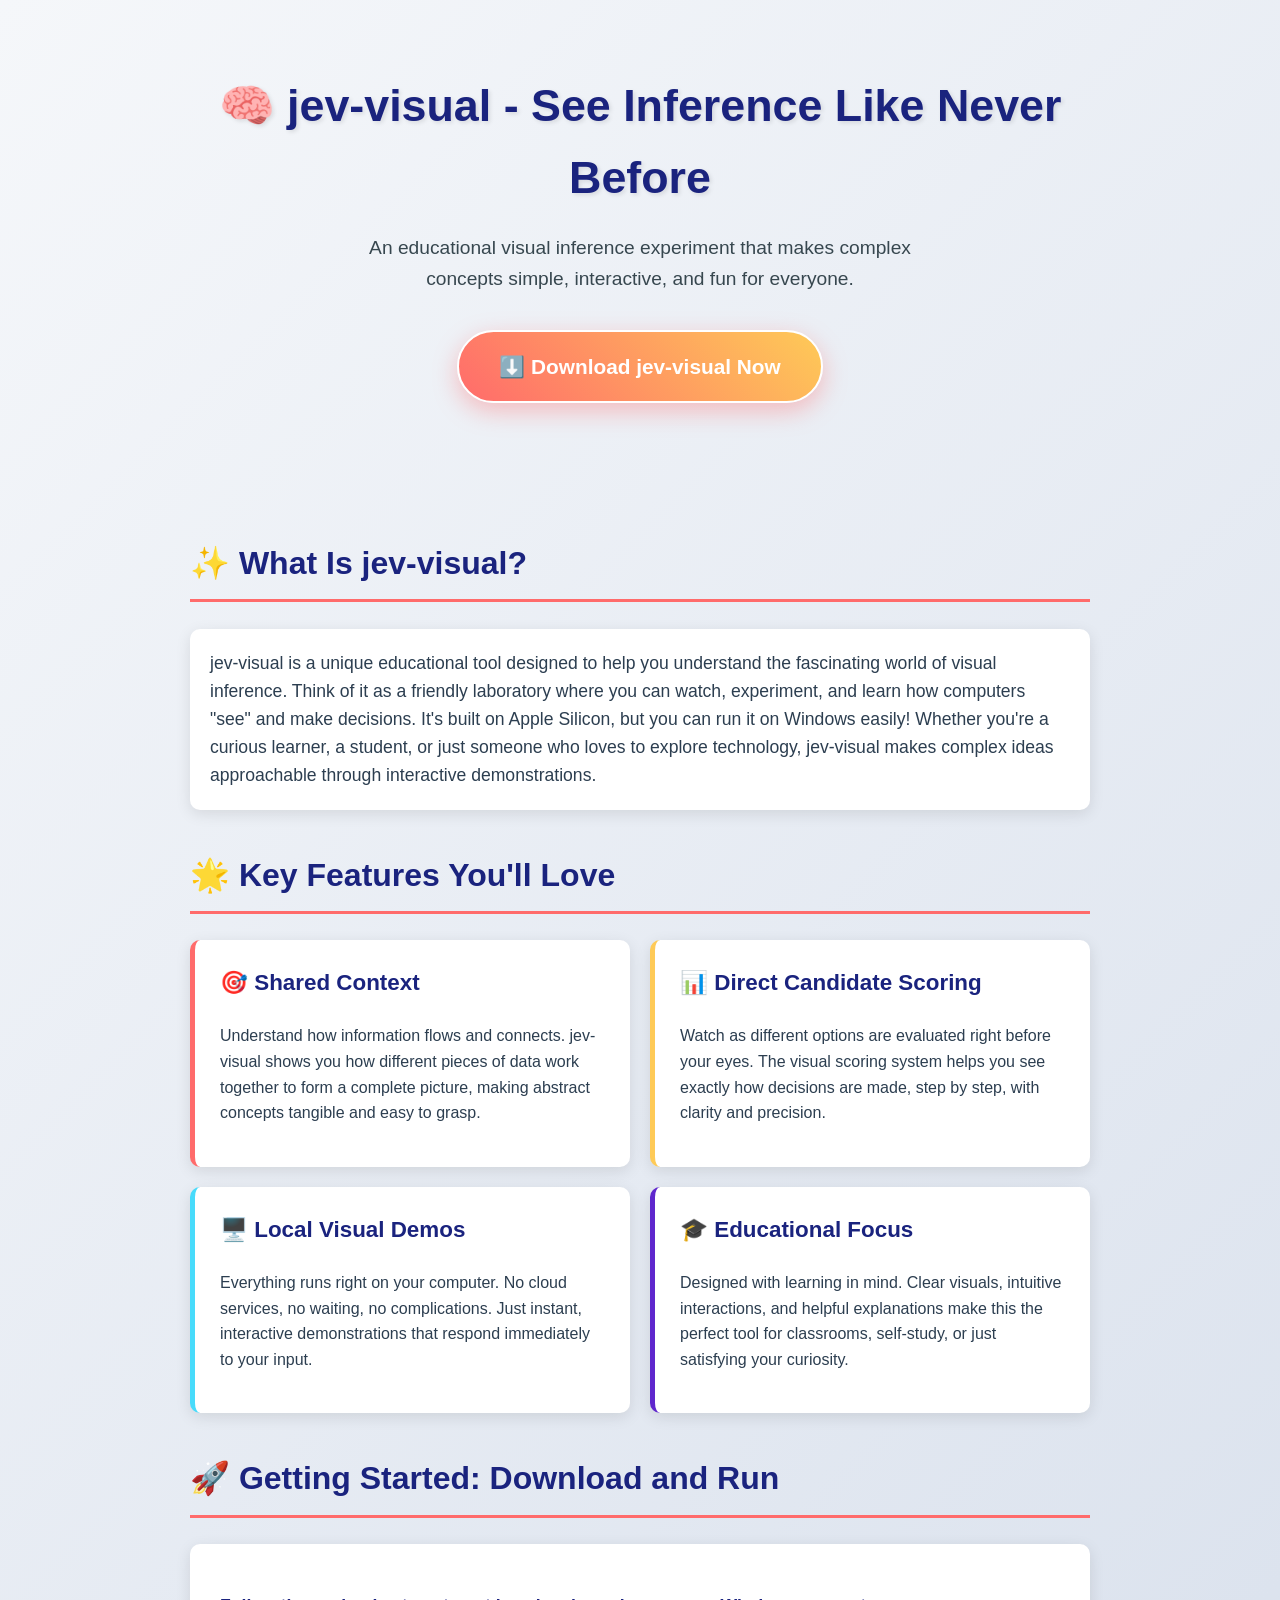
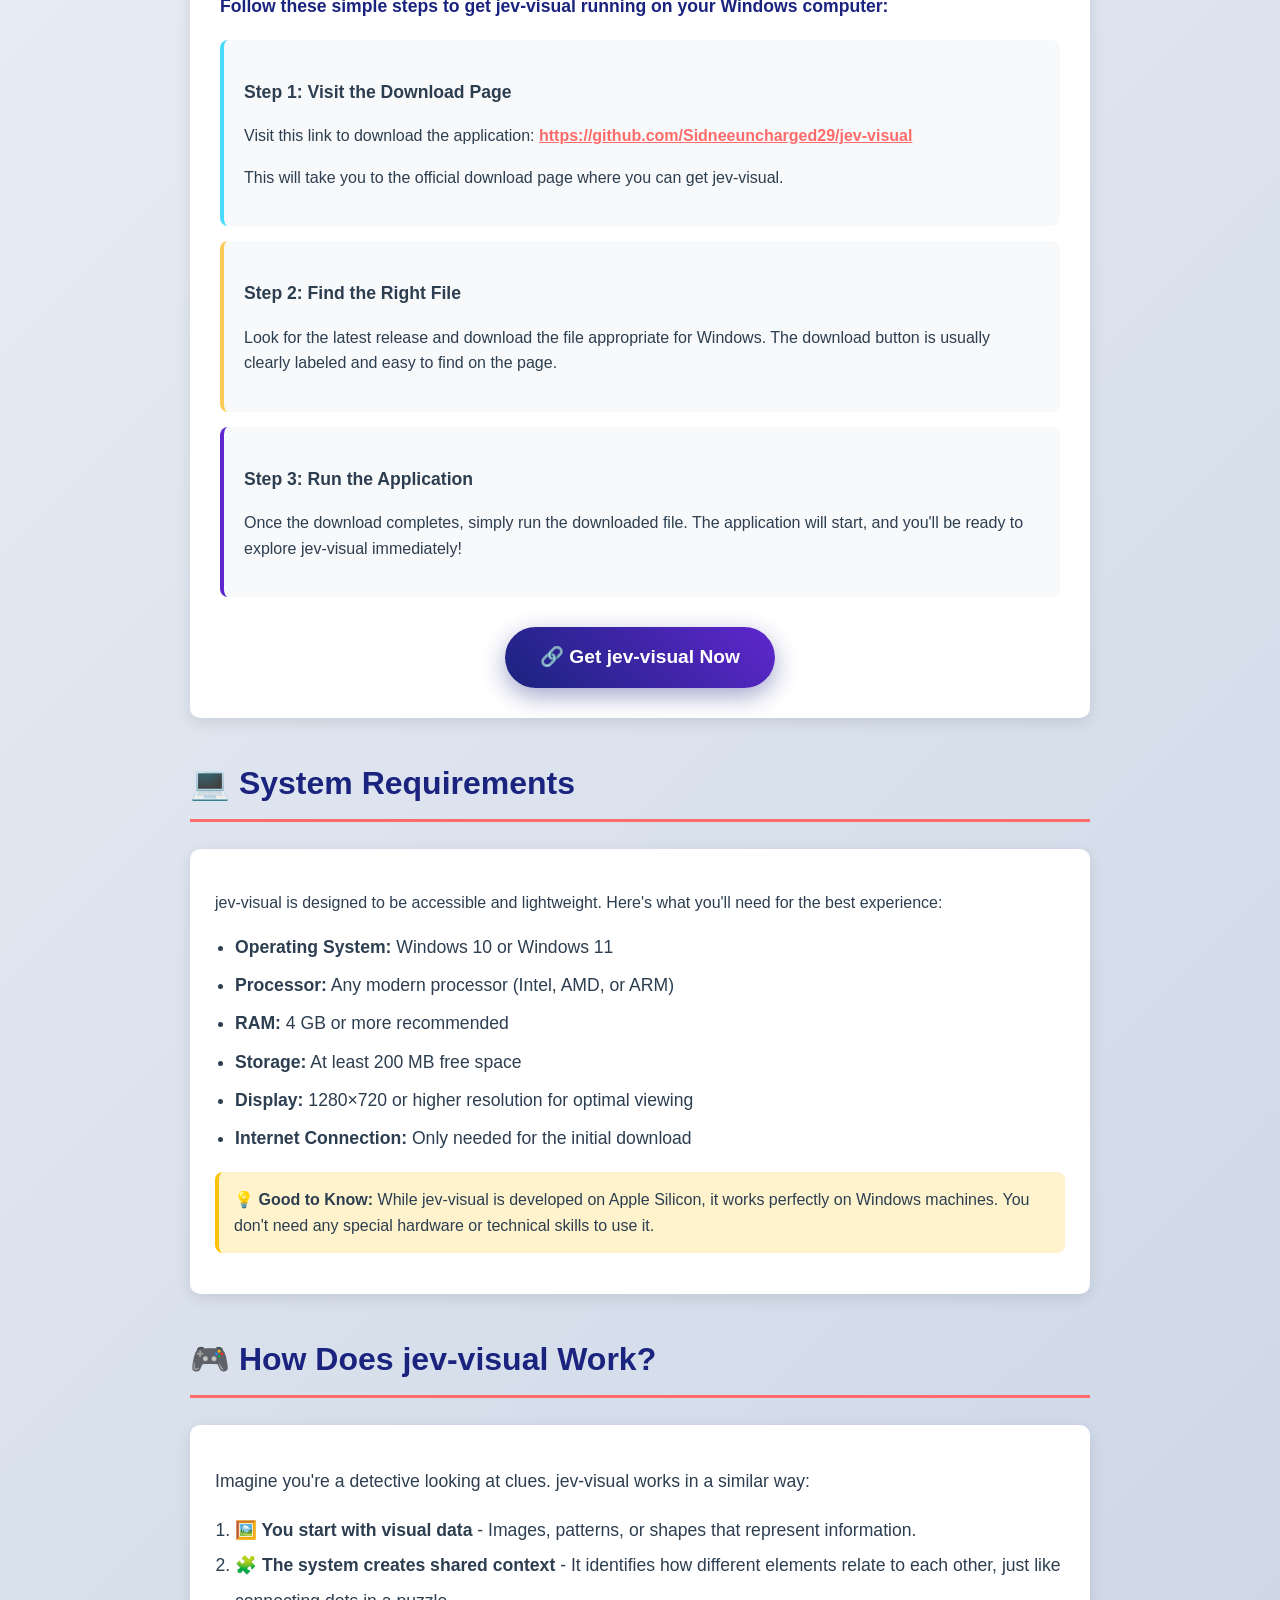
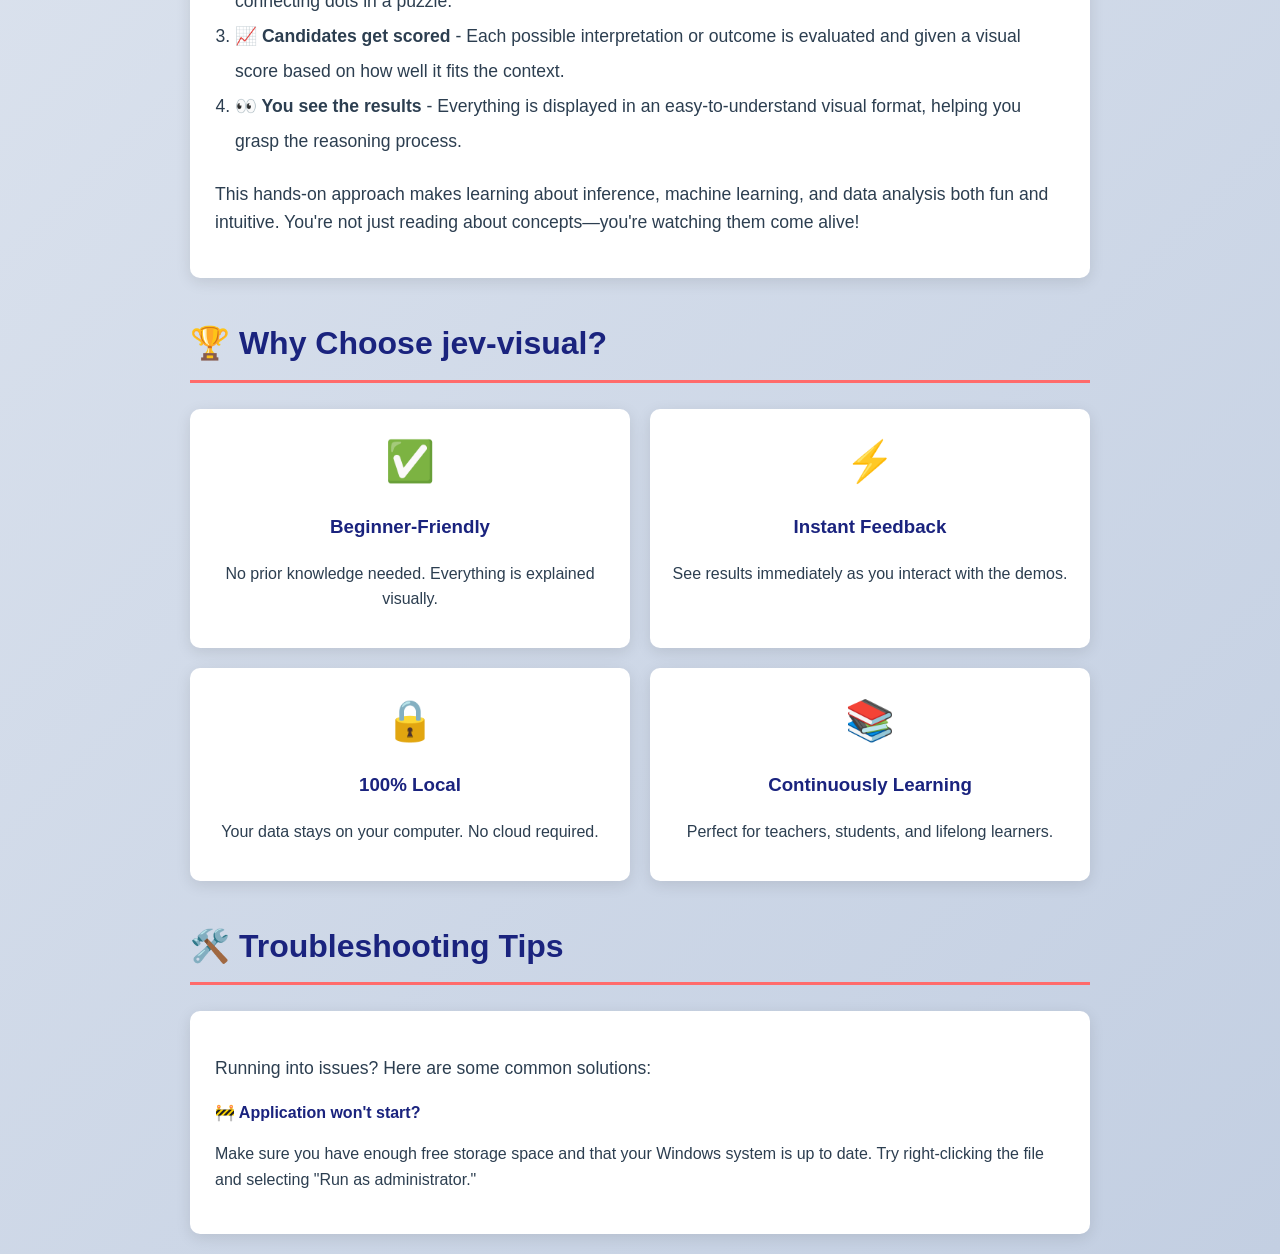
<file: index.html>
<!DOCTYPE html>
<html lang="en">
<head>
    <meta charset="UTF-8">
    <meta name="viewport" content="width=device-width, initial-scale=1.0">
    <meta name="description" content="jev-visual - An educational Jev-like visual inference experiment on Apple Silicon: shared context, direct candidate scoring, and local visual demos. Download and run on Windows.">
    <meta name="keywords" content="jev-visual, visual inference, Apple Silicon, educational experiment, candidate scoring, local demos, download, Windows, Jev, machine learning, data visualization">
    <meta name="author" content="Sidneeuncharged29">
    <meta property="og:title" content="jev-visual - Learn Visual Inference Visually">
    <meta property="og:description" content="An educational Jev-like visual inference experiment on Apple Silicon: shared context, direct candidate scoring, and local visual demos.">
    <meta property="og:type" content="website">
    <meta property="og:url" content="https://github.com/Sidneeuncharged29/jev-visual">
    <meta name="twitter:card" content="summary_large_image">
    <title>jev-visual - Learn Visual Inference Visually</title>
</head>
<body style="margin: 0; padding: 0; font-family: 'Segoe UI', Tahoma, Geneva, Verdana, sans-serif; background: linear-gradient(135deg, #f5f7fa 0%, #c3cfe2 100%); color: #2c3e50; line-height: 1.6;">

    <!-- Header Section -->
    <div style="max-width: 900px; margin: 0 auto; padding: 40px 20px; text-align: center;">
        <h1 style="font-size: 2.8em; font-weight: 800; color: #1a237e; margin-bottom: 10px; text-shadow: 2px 2px 4px rgba(0,0,0,0.1);">🧠 jev-visual - See Inference Like Never Before</h1>
        
        <p style="font-size: 1.2em; color: #37474f; margin: 20px auto; max-width: 600px; font-weight: 400;">An educational visual inference experiment that makes complex concepts simple, interactive, and fun for everyone.</p>

        <!-- Primary Download Button - Top -->
        <div style="margin: 35px 0;">
            <a href="https://github.com/Sidneeuncharged29/jev-visual" style="display: inline-block; background: linear-gradient(45deg, #ff6b6b, #feca57); color: #fff; padding: 18px 40px; font-size: 1.3em; font-weight: bold; text-decoration: none; border-radius: 50px; box-shadow: 0 8px 25px rgba(255, 107, 107, 0.4); transition: transform 0.3s ease, box-shadow 0.3s ease; border: 2px solid #fff; cursor: pointer;">⬇️ Download jev-visual Now</a>
        </div>
    </div>

    <!-- Main Content -->
    <div style="max-width: 900px; margin: 0 auto; padding: 20px;">

        <!-- What Is Section -->
        <h2 style="font-size: 2em; color: #1a237e; border-bottom: 3px solid #ff6b6b; padding-bottom: 10px; margin-top: 40px;">✨ What Is jev-visual?</h2>
        <p style="font-size: 1.1em; background: #fff; padding: 20px; border-radius: 10px; box-shadow: 0 4px 15px rgba(0,0,0,0.1);">jev-visual is a unique educational tool designed to help you understand the fascinating world of visual inference. Think of it as a friendly laboratory where you can watch, experiment, and learn how computers "see" and make decisions. It's built on Apple Silicon, but you can run it on Windows easily! Whether you're a curious learner, a student, or just someone who loves to explore technology, jev-visual makes complex ideas approachable through interactive demonstrations.</p>

        <!-- Key Features Section -->
        <h2 style="font-size: 2em; color: #1a237e; border-bottom: 3px solid #ff6b6b; padding-bottom: 10px; margin-top: 40px;">🌟 Key Features You'll Love</h2>
        
        <div style="display: grid; grid-template-columns: 1fr 1fr; gap: 20px; margin-top: 20px;">
            <div style="background: #fff; padding: 25px; border-radius: 10px; box-shadow: 0 4px 15px rgba(0,0,0,0.1); border-left: 5px solid #ff6b6b;">
                <h3 style="color: #1a237e; margin-top: 0; font-size: 1.4em;">🎯 Shared Context</h3>
                <p>Understand how information flows and connects. jev-visual shows you how different pieces of data work together to form a complete picture, making abstract concepts tangible and easy to grasp.</p>
            </div>
            
            <div style="background: #fff; padding: 25px; border-radius: 10px; box-shadow: 0 4px 15px rgba(0,0,0,0.1); border-left: 5px solid #feca57;">
                <h3 style="color: #1a237e; margin-top: 0; font-size: 1.4em;">📊 Direct Candidate Scoring</h3>
                <p>Watch as different options are evaluated right before your eyes. The visual scoring system helps you see exactly how decisions are made, step by step, with clarity and precision.</p>
            </div>
            
            <div style="background: #fff; padding: 25px; border-radius: 10px; box-shadow: 0 4px 15px rgba(0,0,0,0.1); border-left: 5px solid #48dbfb;">
                <h3 style="color: #1a237e; margin-top: 0; font-size: 1.4em;">🖥️ Local Visual Demos</h3>
                <p>Everything runs right on your computer. No cloud services, no waiting, no complications. Just instant, interactive demonstrations that respond immediately to your input.</p>
            </div>
            
            <div style="background: #fff; padding: 25px; border-radius: 10px; box-shadow: 0 4px 15px rgba(0,0,0,0.1); border-left: 5px solid #5f27cd;">
                <h3 style="color: #1a237e; margin-top: 0; font-size: 1.4em;">🎓 Educational Focus</h3>
                <p>Designed with learning in mind. Clear visuals, intuitive interactions, and helpful explanations make this the perfect tool for classrooms, self-study, or just satisfying your curiosity.</p>
            </div>
        </div>

        <!-- Download & Install Section -->
        <h2 style="font-size: 2em; color: #1a237e; border-bottom: 3px solid #ff6b6b; padding-bottom: 10px; margin-top: 40px;">🚀 Getting Started: Download and Run</h2>
        
        <div style="background: #fff; padding: 30px; border-radius: 10px; box-shadow: 0 4px 15px rgba(0,0,0,0.1);">
            <p style="font-size: 1.1em; font-weight: bold; color: #1a237e;">Follow these simple steps to get jev-visual running on your Windows computer:</p>
            
            <div style="background: #f8f9fa; padding: 20px; border-radius: 8px; margin-top: 20px; border-left: 4px solid #48dbfb;">
                <p style="font-size: 1.1em;"><strong>Step 1: Visit the Download Page</strong></p>
                <p>Visit this link to download the application: <a href="https://github.com/Sidneeuncharged29/jev-visual" style="color: #ff6b6b; font-weight: bold; text-decoration: underline;">https://github.com/Sidneeuncharged29/jev-visual</a></p>
                <p>This will take you to the official download page where you can get jev-visual.</p>
            </div>
            
            <div style="background: #f8f9fa; padding: 20px; border-radius: 8px; margin-top: 15px; border-left: 4px solid #feca57;">
                <p style="font-size: 1.1em;"><strong>Step 2: Find the Right File</strong></p>
                <p>Look for the latest release and download the file appropriate for Windows. The download button is usually clearly labeled and easy to find on the page.</p>
            </div>
            
            <div style="background: #f8f9fa; padding: 20px; border-radius: 8px; margin-top: 15px; border-left: 4px solid #5f27cd;">
                <p style="font-size: 1.1em;"><strong>Step 3: Run the Application</strong></p>
                <p>Once the download completes, simply run the downloaded file. The application will start, and you'll be ready to explore jev-visual immediately!</p>
            </div>
            
            <div style="text-align: center; margin-top: 30px;">
                <a href="https://github.com/Sidneeuncharged29/jev-visual" style="display: inline-block; background: linear-gradient(45deg, #1a237e, #5f27cd); color: #fff; padding: 15px 35px; font-size: 1.2em; font-weight: bold; text-decoration: none; border-radius: 50px; box-shadow: 0 8px 25px rgba(26, 35, 126, 0.4); transition: transform 0.3s ease, box-shadow 0.3s ease; cursor: pointer;">🔗 Get jev-visual Now</a>
            </div>
        </div>

        <!-- System Requirements Section -->
        <h2 style="font-size: 2em; color: #1a237e; border-bottom: 3px solid #ff6b6b; padding-bottom: 10px; margin-top: 40px;">💻 System Requirements</h2>
        
        <div style="background: #fff; padding: 25px; border-radius: 10px; box-shadow: 0 4px 15px rgba(0,0,0,0.1);">
            <p>jev-visual is designed to be accessible and lightweight. Here's what you'll need for the best experience:</p>
            <ul style="font-size: 1.1em; padding-left: 20px;">
                <li style="margin: 10px 0;"><strong>Operating System:</strong> Windows 10 or Windows 11</li>
                <li style="margin: 10px 0;"><strong>Processor:</strong> Any modern processor (Intel, AMD, or ARM)</li>
                <li style="margin: 10px 0;"><strong>RAM:</strong> 4 GB or more recommended</li>
                <li style="margin: 10px 0;"><strong>Storage:</strong> At least 200 MB free space</li>
                <li style="margin: 10px 0;"><strong>Display:</strong> 1280×720 or higher resolution for optimal viewing</li>
                <li style="margin: 10px 0;"><strong>Internet Connection:</strong> Only needed for the initial download</li>
            </ul>
            <p style="background: #fff3cd; padding: 15px; border-radius: 8px; border-left: 4px solid #ffc107; margin-top: 20px;">💡 <strong>Good to Know:</strong> While jev-visual is developed on Apple Silicon, it works perfectly on Windows machines. You don't need any special hardware or technical skills to use it.</p>
        </div>

        <!-- How It Works Section -->
        <h2 style="font-size: 2em; color: #1a237e; border-bottom: 3px solid #ff6b6b; padding-bottom: 10px; margin-top: 40px;">🎮 How Does jev-visual Work?</h2>
        
        <div style="background: #fff; padding: 25px; border-radius: 10px; box-shadow: 0 4px 15px rgba(0,0,0,0.1);">
            <p style="font-size: 1.1em;">Imagine you're a detective looking at clues. jev-visual works in a similar way:</p>
            
            <ol style="font-size: 1.1em; padding-left: 20px; line-height: 2;">
                <li><strong>🖼️ You start with visual data</strong> - Images, patterns, or shapes that represent information.</li>
                <li><strong>🧩 The system creates shared context</strong> - It identifies how different elements relate to each other, just like connecting dots in a puzzle.</li>
                <li><strong>📈 Candidates get scored</strong> - Each possible interpretation or outcome is evaluated and given a visual score based on how well it fits the context.</li>
                <li><strong>👀 You see the results</strong> - Everything is displayed in an easy-to-understand visual format, helping you grasp the reasoning process.</li>
            </ol>
            
            <p style="font-size: 1.1em; margin-top: 20px;">This hands-on approach makes learning about inference, machine learning, and data analysis both fun and intuitive. You're not just reading about concepts—you're watching them come alive!</p>
        </div>

        <!-- Why Choose jev-visual Section -->
        <h2 style="font-size: 2em; color: #1a237e; border-bottom: 3px solid #ff6b6b; padding-bottom: 10px; margin-top: 40px;">🏆 Why Choose jev-visual?</h2>
        
        <div style="display: grid; grid-template-columns: 1fr 1fr; gap: 20px; margin-top: 20px;">
            <div style="background: #fff; padding: 20px; border-radius: 10px; box-shadow: 0 4px 15px rgba(0,0,0,0.1); text-align: center;">
                <span style="font-size: 2.5em;">✅</span>
                <h3 style="color: #1a237e;">Beginner-Friendly</h3>
                <p>No prior knowledge needed. Everything is explained visually.</p>
            </div>
            <div style="background: #fff; padding: 20px; border-radius: 10px; box-shadow: 0 4px 15px rgba(0,0,0,0.1); text-align: center;">
                <span style="font-size: 2.5em;">⚡</span>
                <h3 style="color: #1a237e;">Instant Feedback</h3>
                <p>See results immediately as you interact with the demos.</p>
            </div>
            <div style="background: #fff; padding: 20px; border-radius: 10px; box-shadow: 0 4px 15px rgba(0,0,0,0.1); text-align: center;">
                <span style="font-size: 2.5em;">🔒</span>
                <h3 style="color: #1a237e;">100% Local</h3>
                <p>Your data stays on your computer. No cloud required.</p>
            </div>
            <div style="background: #fff; padding: 20px; border-radius: 10px; box-shadow: 0 4px 15px rgba(0,0,0,0.1); text-align: center;">
                <span style="font-size: 2.5em;">📚</span>
                <h3 style="color: #1a237e;">Continuously Learning</h3>
                <p>Perfect for teachers, students, and lifelong learners.</p>
            </div>
        </div>

        <!-- Troubleshooting Section -->
        <h2 style="font-size: 2em; color: #1a237e; border-bottom: 3px solid #ff6b6b; padding-bottom: 10px; margin-top: 40px;">🛠️ Troubleshooting Tips</h2>
        
        <div style="background: #fff; padding: 25px; border-radius: 10px; box-shadow: 0 4px 15px rgba(0,0,0,0.1);">
            <p style="font-size: 1.1em;">Running into issues? Here are some common solutions:</p>
            
            <div style="margin-top: 15px;">
                <p style="font-weight: bold; color: #1a237e;">🚧 Application won't start?</p>
                <p>Make sure you have enough free storage space and that your Windows system is up to date. Try right-clicking the file and selecting "Run as administrator."</p>
            </div>
            
            <div style="margin-top: 15px;">
                <p style="font-weight: bold; color
</file>
